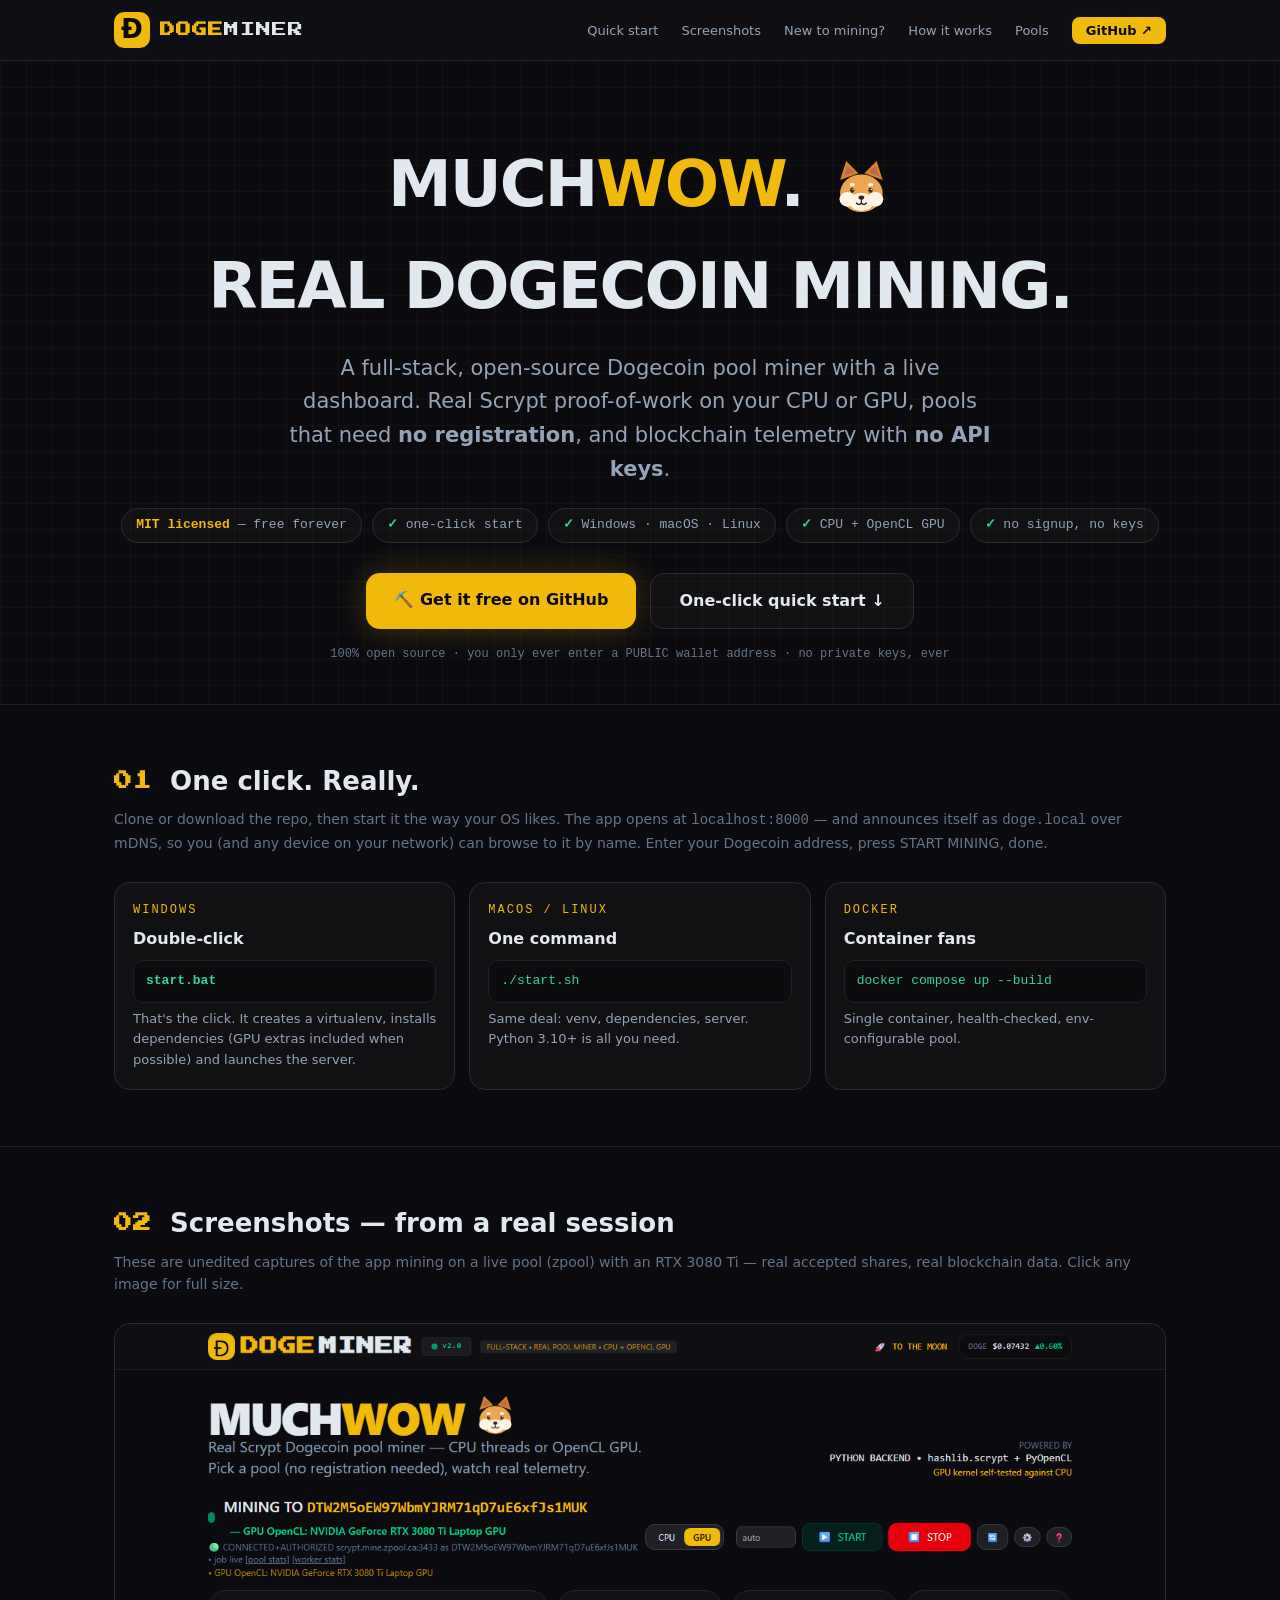
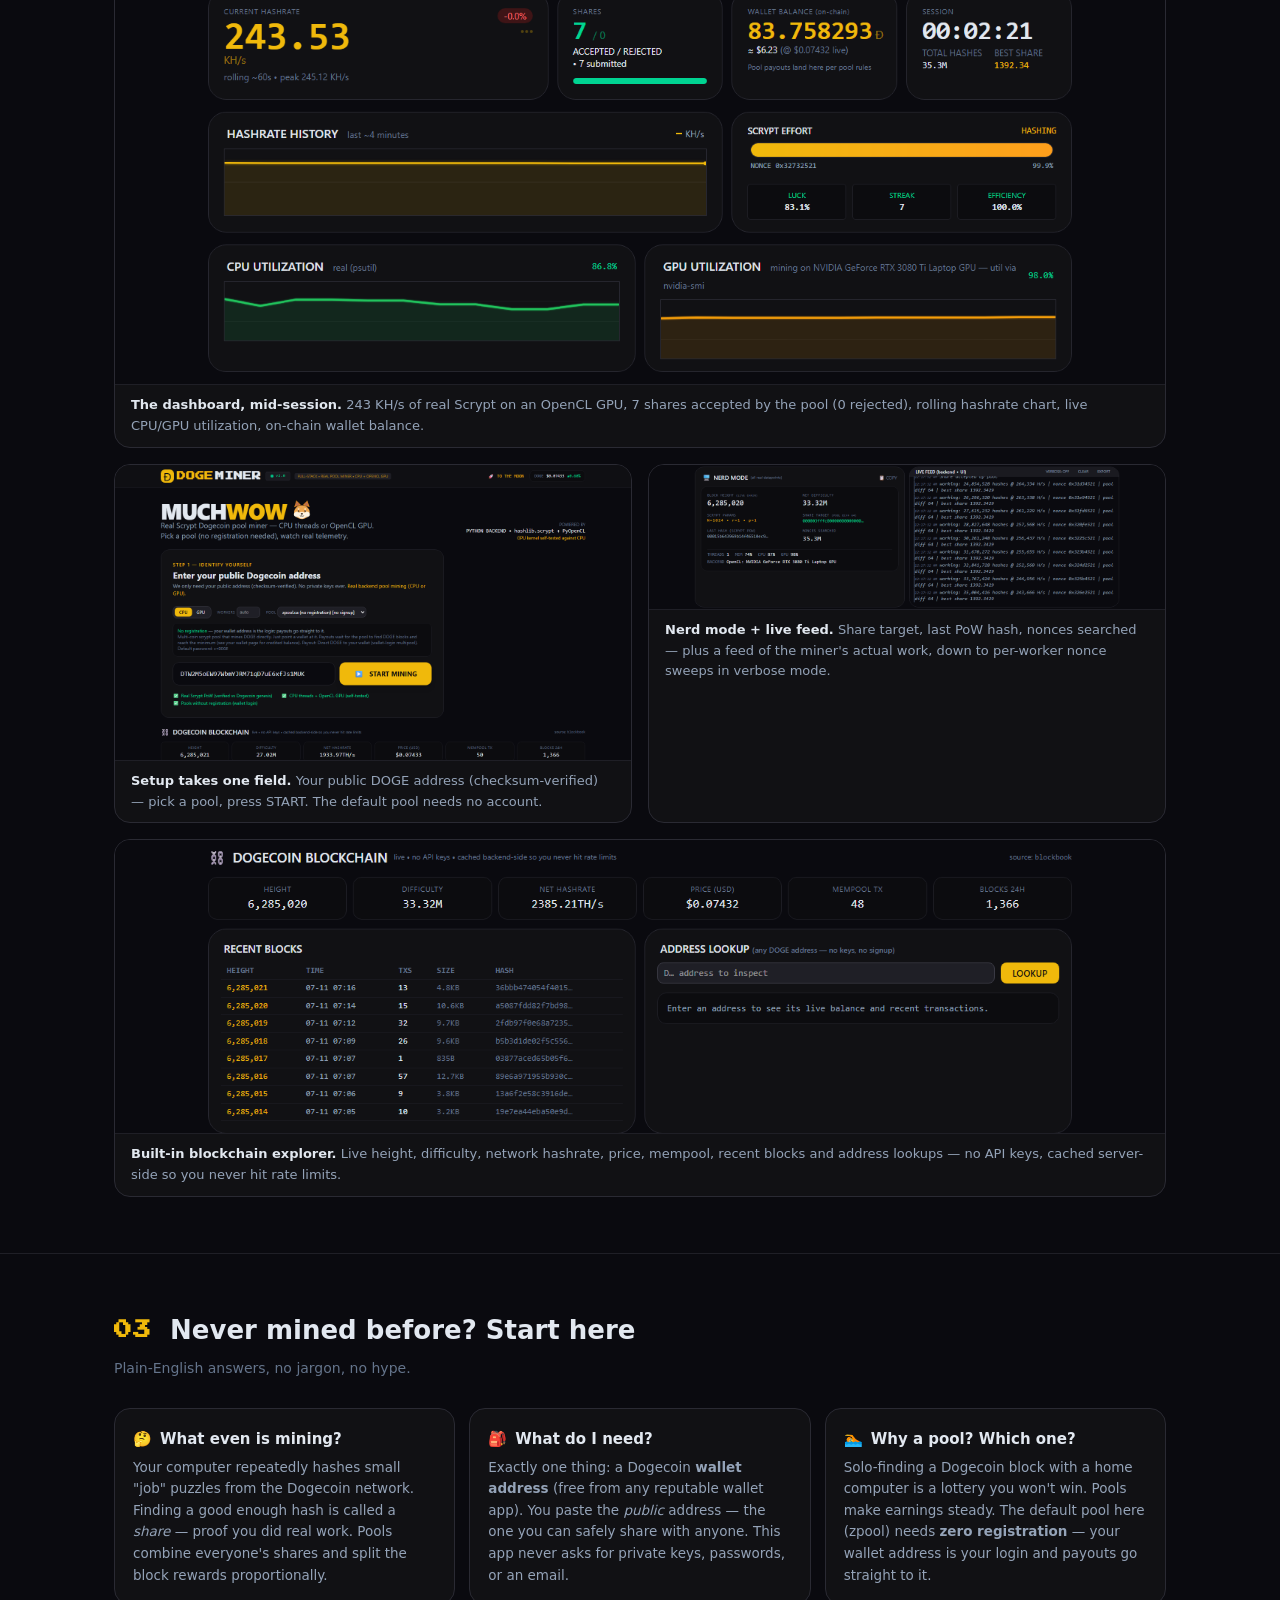
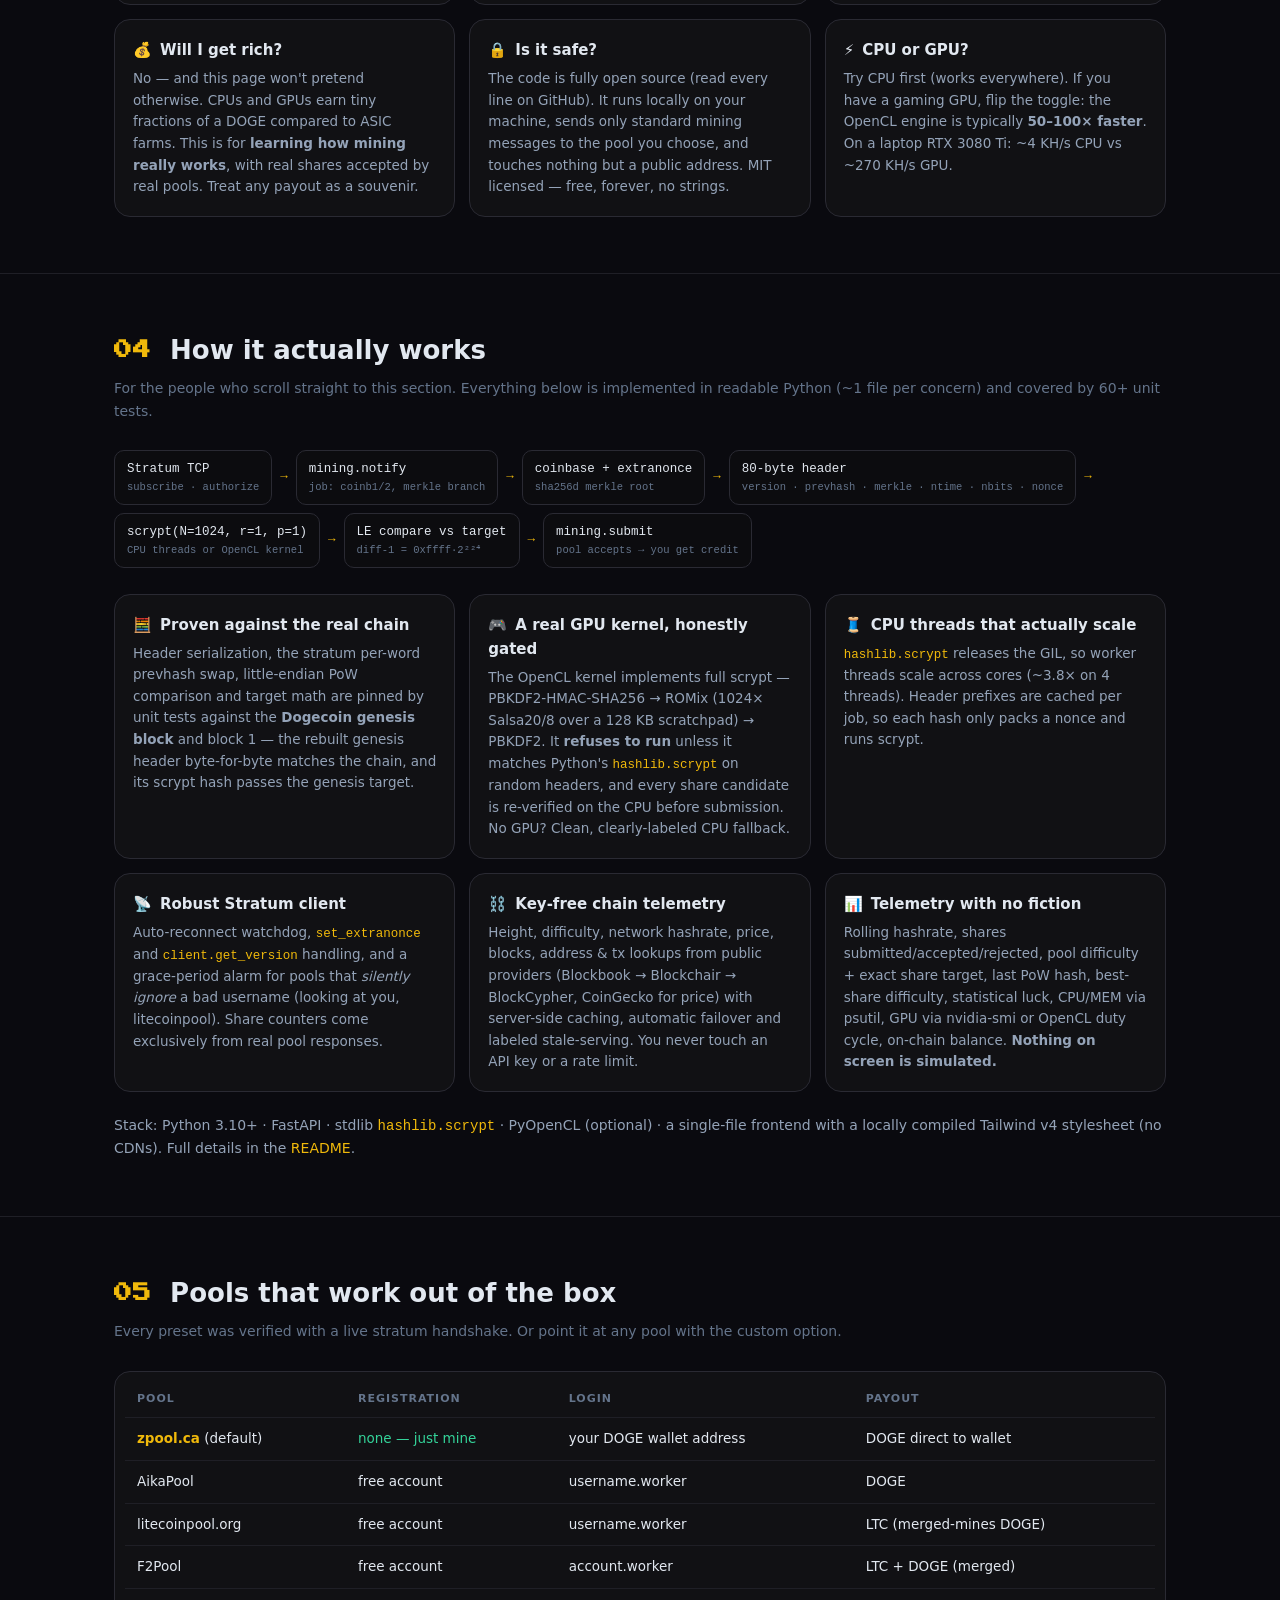
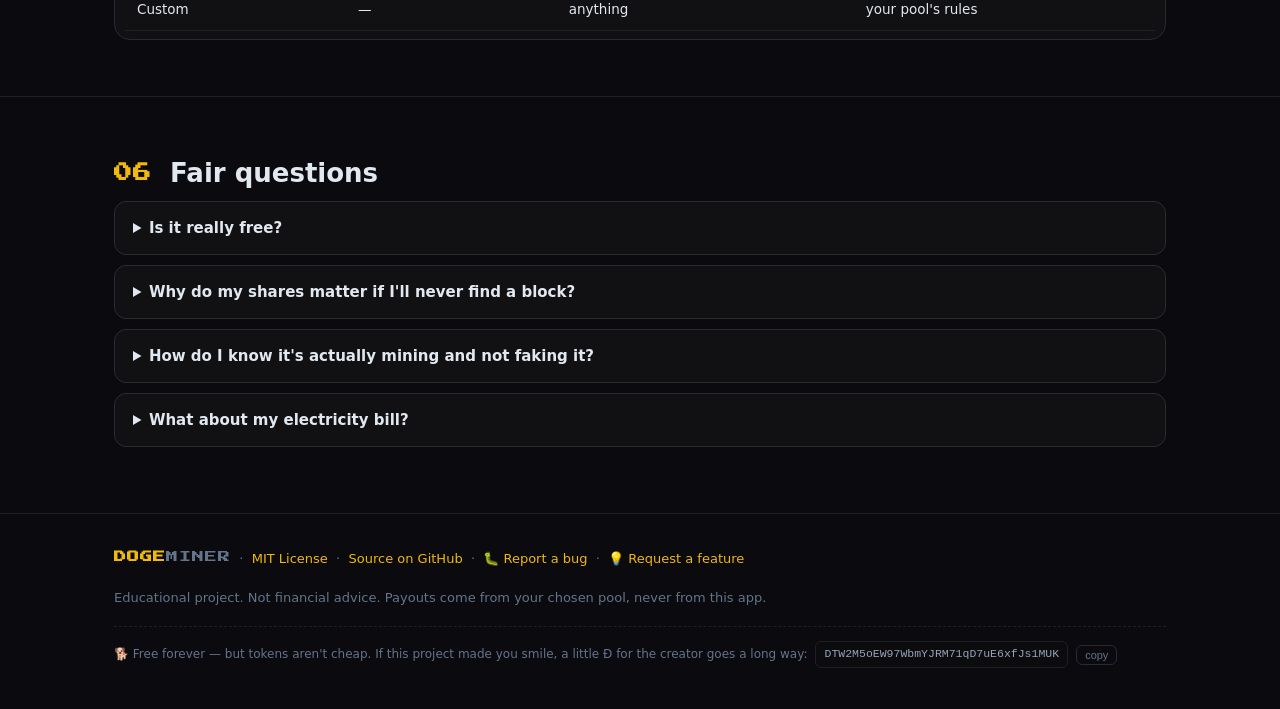
<file: index.html>
<!DOCTYPE html>
<html lang="en">
<head>
<meta charset="UTF-8">
<meta name="viewport" content="width=device-width, initial-scale=1.0">
<title>DOGE MINER — free, open-source Dogecoin pool miner (CPU + GPU)</title>
<meta name="description" content="A free (MIT) full-stack Dogecoin pool miner: real Scrypt on CPU threads or OpenCL GPU, no-registration pools, live blockchain telemetry, one-click start on Windows, macOS and Linux.">
<link rel="canonical" href="https://doge-miner.io/">
<meta name="theme-color" content="#0a0a0f">

<!-- Icons. Relative paths so this works on doge-miner.io and on the
     stevologic.github.io/doge-miner/ project URL alike. -->
<link rel="icon" href="data:image/svg+xml,%3Csvg xmlns='http://www.w3.org/2000/svg' viewBox='0 0 100 100'%3E%3Ccircle cx='50' cy='55' r='40' fill='%23f0b90b'/%3E%3Ctext x='50' y='72' font-size='52' text-anchor='middle' fill='%230a0a0f' font-family='monospace' font-weight='bold'%3E%C3%90%3C/text%3E%3C/svg%3E">
<link rel="icon" type="image/png" sizes="32x32" href="favicon-32.png">
<link rel="alternate icon" href="favicon.ico" sizes="16x16 32x32 48x48">
<!-- iOS home screen: Safari ignores SVG and data: URIs here, it needs a real
     PNG, so this file is what makes the coin show up instead of a screenshot. -->
<link rel="apple-touch-icon" sizes="180x180" href="apple-touch-icon.png">
<!-- Home-screen label only. Deliberately not apple-mobile-web-app-capable: this
     page is mostly outbound links to GitHub, which behave better in Safari. -->
<meta name="apple-mobile-web-app-title" content="Doge Miner">
<link rel="manifest" href="site.webmanifest">

<!-- Link previews (iMessage, Slack, Discord, X, Facebook). og:image has to be
     an absolute URL -- crawlers do not resolve relative ones. -->
<meta property="og:type" content="website">
<meta property="og:site_name" content="DOGE MINER">
<meta property="og:url" content="https://doge-miner.io/">
<meta property="og:title" content="DOGE MINER — free, open-source Dogecoin pool miner (CPU + GPU)">
<meta property="og:description" content="Real Scrypt proof-of-work on your CPU or GPU, pools that need no registration, live blockchain telemetry with no API keys. MIT licensed, one-click start on Windows, macOS and Linux.">
<meta property="og:image" content="https://doge-miner.io/og.png">
<meta property="og:image:type" content="image/png">
<meta property="og:image:width" content="1200">
<meta property="og:image:height" content="630">
<meta property="og:image:alt" content="DOGE MINER — much wow, real Dogecoin mining. Open-source pool miner with a live dashboard.">
<meta name="twitter:card" content="summary_large_image">
<meta name="twitter:title" content="DOGE MINER — free, open-source Dogecoin pool miner (CPU + GPU)">
<meta name="twitter:description" content="Real Scrypt proof-of-work on your CPU or GPU, pools that need no registration, live blockchain telemetry with no API keys. MIT licensed.">
<meta name="twitter:image" content="https://doge-miner.io/og.png">
<meta name="twitter:image:alt" content="DOGE MINER — much wow, real Dogecoin mining. Open-source pool miner with a live dashboard.">
<style>
  @import url('https://fonts.googleapis.com/css2?family=Press+Start+2P&display=swap');
  :root {
    --bg: #0a0a0f; --panel: #111114; --panel2: #0c0c0f; --line: #2a2a33; --line2: #1f1f26;
    --gold: #f0b90b; --orange: #ff9f1c; --text: #e2e8f0; --muted: #94a3b8; --dim: #64748b;
    --green: #34d399; --mono: ui-monospace, SFMono-Regular, Menlo, Consolas, monospace;
  }
  * { margin: 0; padding: 0; box-sizing: border-box; }
  html { scroll-behavior: smooth; }
  body { background: var(--bg); color: var(--text); font-family: system-ui, -apple-system, "Segoe UI", sans-serif; line-height: 1.6; }
  .retro { font-family: "Press Start 2P", var(--mono); letter-spacing: 1px; }
  a { color: var(--gold); text-decoration: none; }
  a:hover { text-decoration: underline; }
  .wrap { max-width: 1100px; margin: 0 auto; padding: 0 24px; }

  /* top bar */
  .topbar { border-bottom: 1px solid var(--line2); background: #0f0f13; position: sticky; top: 0; z-index: 50; }
  .topbar .wrap { display: flex; align-items: center; justify-content: space-between; padding: 12px 24px; gap: 12px; flex-wrap: wrap; }
  .brand { display: flex; align-items: center; gap: 10px; }
  .brand .d { width: 36px; height: 36px; background: var(--gold); border-radius: 10px; display: flex; align-items: center; justify-content: center; color: var(--bg); font-size: 26px; font-weight: 800; }
  .brand .retro { font-size: 15px; }
  .brand .retro b { color: var(--gold); }
  nav a { color: var(--muted); font-size: 13px; margin-left: 18px; white-space: nowrap; }
  nav a:hover { color: var(--gold); text-decoration: none; }
  nav a.gh { color: var(--bg); background: var(--gold); padding: 6px 14px; border-radius: 8px; font-weight: 700; }

  /* hero */
  .hero { padding: 72px 0 40px; text-align: center; position: relative; overflow: hidden; }
  .hero::before { content: ""; position: absolute; inset: 0; background:
    linear-gradient(rgba(240,185,11,0.04) 1px, transparent 1px),
    linear-gradient(90deg, rgba(240,185,11,0.04) 1px, transparent 1px);
    background-size: 26px 26px; pointer-events: none; }
  .hero h1 { font-size: clamp(34px, 7vw, 64px); font-weight: 900; letter-spacing: -2px; }
  .hero h1 .gold { color: var(--gold); }
  .hero .shiba { vertical-align: middle; margin-left: 8px; }
  .hero p.tag { color: var(--muted); font-size: clamp(16px, 2.4vw, 21px); max-width: 720px; margin: 14px auto 0; }
  .badges { display: flex; gap: 10px; justify-content: center; flex-wrap: wrap; margin-top: 22px; }
  .badge { border: 1px solid var(--line); background: var(--panel); border-radius: 999px; padding: 6px 14px; font-size: 13px; color: var(--muted); font-family: var(--mono); }
  .badge b { color: var(--green); }
  .badge.mit b { color: var(--gold); }
  .cta { display: flex; gap: 14px; justify-content: center; flex-wrap: wrap; margin-top: 30px; }
  .btn { display: inline-block; padding: 14px 28px; border-radius: 14px; font-weight: 800; font-size: 16px; }
  .btn.primary { background: var(--gold); color: var(--bg); box-shadow: 0 0 34px rgba(240,185,11,.25); }
  .btn.primary:hover { background: var(--orange); text-decoration: none; }
  .btn.ghost { border: 1px solid var(--line); color: var(--text); background: var(--panel); }
  .btn.ghost:hover { border-color: var(--gold); text-decoration: none; }
  .hero .fine { color: var(--dim); font-size: 12px; margin-top: 16px; font-family: var(--mono); }

  /* sections */
  section { padding: 56px 0; border-top: 1px solid var(--line2); }
  h2 { font-size: 26px; margin-bottom: 6px; }
  h2 .retro { font-size: 18px; color: var(--gold); }
  .sub { color: var(--dim); font-size: 14px; margin-bottom: 28px; }

  /* one-click strip */
  .steps { display: grid; grid-template-columns: repeat(auto-fit, minmax(250px, 1fr)); gap: 14px; }
  .step { background: var(--panel); border: 1px solid var(--line); border-radius: 16px; padding: 18px; }
  .step .n { color: var(--gold); font-family: var(--mono); font-size: 12px; letter-spacing: 2px; }
  .step h3 { font-size: 16px; margin: 6px 0; }
  .step code, .codebox { display: block; background: var(--panel2); border: 1px solid var(--line2); border-radius: 10px; padding: 10px 12px; font-family: var(--mono); font-size: 13px; color: var(--green); margin-top: 8px; overflow-x: auto; white-space: pre; }
  .step p { color: var(--muted); font-size: 13px; margin-top: 6px; }

  /* screenshots */
  .shots { display: grid; grid-template-columns: 1fr 1fr; gap: 16px; }
  .shot { background: var(--panel); border: 1px solid var(--line); border-radius: 16px; overflow: hidden; }
  .shot.wide { grid-column: 1 / -1; }
  .shot img { width: 100%; display: block; }
  .shot figcaption { padding: 10px 16px; font-size: 13px; color: var(--muted); border-top: 1px solid var(--line2); }
  .shot figcaption b { color: var(--text); }
  @media (max-width: 760px) { .shots { grid-template-columns: 1fr; } }

  /* features grid */
  .grid { display: grid; grid-template-columns: repeat(auto-fit, minmax(280px, 1fr)); gap: 14px; }
  .card { background: var(--panel); border: 1px solid var(--line); border-radius: 16px; padding: 18px; }
  .card h3 { font-size: 15px; margin-bottom: 6px; }
  .card h3 .e { margin-right: 8px; }
  .card p { color: var(--muted); font-size: 13.5px; }
  .card code { font-family: var(--mono); color: var(--gold); font-size: 12.5px; }

  /* pipeline */
  .pipe { display: flex; flex-wrap: wrap; gap: 8px; align-items: center; font-family: var(--mono); font-size: 12.5px; margin: 18px 0 26px; }
  .pipe .box { background: var(--panel2); border: 1px solid var(--line); border-radius: 10px; padding: 8px 12px; color: var(--text); }
  .pipe .box small { display: block; color: var(--dim); font-size: 10.5px; }
  .pipe .arr { color: var(--gold); font-weight: 700; }

  /* tables */
  table { width: 100%; border-collapse: collapse; font-size: 13.5px; }
  th, td { text-align: left; padding: 10px 12px; border-bottom: 1px solid var(--line2); }
  th { color: var(--dim); font-size: 11px; text-transform: uppercase; letter-spacing: 1px; }
  td b { color: var(--gold); }
  .tick { color: var(--green); }
  .tablebox { background: var(--panel); border: 1px solid var(--line); border-radius: 16px; padding: 8px 10px; overflow-x: auto; }

  /* faq */
  details { background: var(--panel); border: 1px solid var(--line); border-radius: 12px; padding: 14px 18px; margin-bottom: 10px; }
  summary { cursor: pointer; font-weight: 700; font-size: 15px; }
  details p { color: var(--muted); font-size: 14px; margin-top: 10px; }

  /* footer */
  footer { border-top: 1px solid var(--line2); padding: 34px 0 44px; color: var(--dim); font-size: 13px; }
  footer .row { display: flex; justify-content: space-between; gap: 18px; flex-wrap: wrap; align-items: center; }
  .donate { margin-top: 18px; padding-top: 14px; border-top: 1px dashed var(--line2); font-size: 12px; color: var(--dim); display: flex; align-items: center; gap: 8px; flex-wrap: wrap; }
  .donate code { font-family: var(--mono); background: var(--panel2); border: 1px solid var(--line2); padding: 3px 8px; border-radius: 6px; color: var(--muted); font-size: 11.5px; word-break: break-all; }
  .donate button { background: none; border: 1px solid var(--line); color: var(--dim); border-radius: 6px; padding: 3px 8px; font-size: 11px; cursor: pointer; }
  .donate button:hover { color: var(--gold); border-color: var(--gold); }
</style>
</head>
<body>

<div class="topbar">
  <div class="wrap">
    <div class="brand">
      <div class="d">Ð</div>
      <span class="retro"><b>DOGE</b>MINER</span>
    </div>
    <nav>
      <a href="#start">Quick start</a>
      <a href="#shots">Screenshots</a>
      <a href="#newbies">New to mining?</a>
      <a href="#tech">How it works</a>
      <a href="#pools">Pools</a>
      <a class="gh" href="https://github.com/stevologic/doge-miner">GitHub ↗</a>
    </nav>
  </div>
</div>

<header class="hero">
  <div class="wrap">
    <h1>MUCH<span class="gold">WOW</span>.
      <svg class="shiba" width="0.95em" height="0.95em" viewBox="0 0 100 100" xmlns="http://www.w3.org/2000/svg">
        <polygon points="15,36 25,5 45,25" fill="#d98324"/><polygon points="85,36 75,5 55,25" fill="#d98324"/>
        <polygon points="21,30 27,13 38,23" fill="#b96a55"/><polygon points="79,30 73,13 62,23" fill="#b96a55"/>
        <ellipse cx="50" cy="58" rx="35" ry="31" fill="#eda64f"/>
        <ellipse cx="27" cy="68" rx="13" ry="12" fill="#fdf4e3"/><ellipse cx="73" cy="68" rx="13" ry="12" fill="#fdf4e3"/>
        <ellipse cx="50" cy="72" rx="20" ry="15" fill="#fdf4e3"/>
        <ellipse cx="35" cy="44" rx="4.5" ry="3" fill="#fdf4e3"/><ellipse cx="65" cy="44" rx="4.5" ry="3" fill="#fdf4e3"/>
        <ellipse cx="35" cy="53" rx="3.4" ry="4.4" fill="#3b2b1d"/><ellipse cx="65" cy="53" rx="3.4" ry="4.4" fill="#3b2b1d"/>
        <circle cx="36.2" cy="51.4" r="1.2" fill="#fff"/><circle cx="66.2" cy="51.4" r="1.2" fill="#fff"/>
        <ellipse cx="50" cy="65" rx="4.6" ry="3.4" fill="#33251a"/>
        <path d="M50 68 L50 73" stroke="#33251a" stroke-width="2" stroke-linecap="round"/>
        <path d="M42 74 Q46 79 50 74 Q54 79 58 74" stroke="#33251a" stroke-width="2.4" fill="none" stroke-linecap="round"/>
      </svg>
      <br>REAL DOGECOIN MINING.</h1>
    <p class="tag">A full-stack, open-source Dogecoin pool miner with a live dashboard.
       Real Scrypt proof-of-work on your CPU or GPU, pools that need <b>no registration</b>,
       and blockchain telemetry with <b>no API keys</b>.</p>
    <div class="badges">
      <span class="badge mit"><b>MIT licensed</b> — free forever</span>
      <span class="badge"><b>✓</b> one-click start</span>
      <span class="badge"><b>✓</b> Windows · macOS · Linux</span>
      <span class="badge"><b>✓</b> CPU + OpenCL GPU</span>
      <span class="badge"><b>✓</b> no signup, no keys</span>
    </div>
    <div class="cta">
      <a class="btn primary" href="https://github.com/stevologic/doge-miner">⛏️ Get it free on GitHub</a>
      <a class="btn ghost" href="#start">One-click quick start ↓</a>
    </div>
    <div class="fine">100% open source · you only ever enter a PUBLIC wallet address · no private keys, ever</div>
  </div>
</header>

<section id="start">
  <div class="wrap">
    <h2><span class="retro">01</span> &nbsp;One click. Really.</h2>
    <p class="sub">Clone or download the repo, then start it the way your OS likes. The app opens at <code>localhost:8000</code> — and announces itself as <code>doge.local</code> over mDNS, so you (and any device on your network) can browse to it by name. Enter your Dogecoin address, press START MINING, done.</p>
    <div class="steps">
      <div class="step">
        <div class="n">WINDOWS</div>
        <h3>Double-click <code>start.bat</code></h3>
        <p>That's the click. It creates a virtualenv, installs dependencies (GPU extras included when possible) and launches the server.</p>
      </div>
      <div class="step">
        <div class="n">MACOS / LINUX</div>
        <h3>One command</h3>
        <code>./start.sh</code>
        <p>Same deal: venv, dependencies, server. Python 3.10+ is all you need.</p>
      </div>
      <div class="step">
        <div class="n">DOCKER</div>
        <h3>Container fans</h3>
        <code>docker compose up --build</code>
        <p>Single container, health-checked, env-configurable pool.</p>
      </div>
    </div>
  </div>
</section>

<section id="shots">
  <div class="wrap">
    <h2><span class="retro">02</span> &nbsp;Screenshots — from a real session</h2>
    <p class="sub">These are unedited captures of the app mining on a live pool (zpool) with an RTX 3080 Ti — real accepted shares, real blockchain data. Click any image for full size.</p>
    <div class="shots">
      <figure class="shot wide">
        <a href="img/dashboard.png"><img src="img/dashboard.png" alt="DOGE MINER dashboard mining live: 243 KH/s on GPU, 7 shares accepted, live charts" loading="lazy"></a>
        <figcaption><b>The dashboard, mid-session.</b> 243 KH/s of real Scrypt on an OpenCL GPU, 7 shares accepted by the pool (0 rejected), rolling hashrate chart, live CPU/GPU utilization, on-chain wallet balance.</figcaption>
      </figure>
      <figure class="shot">
        <a href="img/landing.png"><img src="img/landing.png" alt="Setup screen: enter a Dogecoin address, pick a pool, press START MINING" loading="lazy"></a>
        <figcaption><b>Setup takes one field.</b> Your public DOGE address (checksum-verified) — pick a pool, press START. The default pool needs no account.</figcaption>
      </figure>
      <figure class="shot">
        <a href="img/telemetry.png"><img src="img/telemetry.png" alt="Nerd mode and live feed: share target, last scrypt hash, per-worker sweeps" loading="lazy"></a>
        <figcaption><b>Nerd mode + live feed.</b> Share target, last PoW hash, nonces searched — plus a feed of the miner's actual work, down to per-worker nonce sweeps in verbose mode.</figcaption>
      </figure>
      <figure class="shot wide">
        <a href="img/explorer.png"><img src="img/explorer.png" alt="Built-in Dogecoin blockchain explorer: height, difficulty, network hashrate, recent blocks, address lookup" loading="lazy"></a>
        <figcaption><b>Built-in blockchain explorer.</b> Live height, difficulty, network hashrate, price, mempool, recent blocks and address lookups — no API keys, cached server-side so you never hit rate limits.</figcaption>
      </figure>
    </div>
  </div>
</section>

<section id="newbies">
  <div class="wrap">
    <h2><span class="retro">03</span> &nbsp;Never mined before? Start here</h2>
    <p class="sub">Plain-English answers, no jargon, no hype.</p>
    <div class="grid">
      <div class="card"><h3><span class="e">🤔</span>What even is mining?</h3>
        <p>Your computer repeatedly hashes small "job" puzzles from the Dogecoin network. Finding a good enough hash is called a <i>share</i> — proof you did real work. Pools combine everyone's shares and split the block rewards proportionally.</p></div>
      <div class="card"><h3><span class="e">🎒</span>What do I need?</h3>
        <p>Exactly one thing: a Dogecoin <b>wallet address</b> (free from any reputable wallet app). You paste the <i>public</i> address — the one you can safely share with anyone. This app never asks for private keys, passwords, or an email.</p></div>
      <div class="card"><h3><span class="e">🏊</span>Why a pool? Which one?</h3>
        <p>Solo-finding a Dogecoin block with a home computer is a lottery you won't win. Pools make earnings steady. The default pool here (zpool) needs <b>zero registration</b> — your wallet address is your login and payouts go straight to it.</p></div>
      <div class="card"><h3><span class="e">💰</span>Will I get rich?</h3>
        <p>No — and this page won't pretend otherwise. CPUs and GPUs earn tiny fractions of a DOGE compared to ASIC farms. This is for <b>learning how mining really works</b>, with real shares accepted by real pools. Treat any payout as a souvenir.</p></div>
      <div class="card"><h3><span class="e">🔒</span>Is it safe?</h3>
        <p>The code is fully open source (read every line on GitHub). It runs locally on your machine, sends only standard mining messages to the pool you choose, and touches nothing but a public address. MIT licensed — free, forever, no strings.</p></div>
      <div class="card"><h3><span class="e">⚡</span>CPU or GPU?</h3>
        <p>Try CPU first (works everywhere). If you have a gaming GPU, flip the toggle: the OpenCL engine is typically <b>50–100× faster</b>. On a laptop RTX 3080 Ti: ~4 KH/s CPU vs ~270 KH/s GPU.</p></div>
    </div>
  </div>
</section>

<section id="tech">
  <div class="wrap">
    <h2><span class="retro">04</span> &nbsp;How it actually works</h2>
    <p class="sub">For the people who scroll straight to this section. Everything below is implemented in readable Python (~1 file per concern) and covered by 60+ unit tests.</p>

    <div class="pipe">
      <span class="box">Stratum TCP<small>subscribe · authorize</small></span><span class="arr">→</span>
      <span class="box">mining.notify<small>job: coinb1/2, merkle branch</small></span><span class="arr">→</span>
      <span class="box">coinbase + extranonce<small>sha256d merkle root</small></span><span class="arr">→</span>
      <span class="box">80-byte header<small>version · prevhash · merkle · ntime · nbits · nonce</small></span><span class="arr">→</span>
      <span class="box">scrypt(N=1024, r=1, p=1)<small>CPU threads or OpenCL kernel</small></span><span class="arr">→</span>
      <span class="box">LE compare vs target<small>diff-1 = 0xffff·2²²⁴</small></span><span class="arr">→</span>
      <span class="box">mining.submit<small>pool accepts → you get credit</small></span>
    </div>

    <div class="grid">
      <div class="card"><h3><span class="e">🧮</span>Proven against the real chain</h3>
        <p>Header serialization, the stratum per-word prevhash swap, little-endian PoW comparison and target math are pinned by unit tests against the <b>Dogecoin genesis block</b> and block 1 — the rebuilt genesis header byte-for-byte matches the chain, and its scrypt hash passes the genesis target.</p></div>
      <div class="card"><h3><span class="e">🎮</span>A real GPU kernel, honestly gated</h3>
        <p>The OpenCL kernel implements full scrypt — PBKDF2-HMAC-SHA256 → ROMix (1024× Salsa20/8 over a 128&nbsp;KB scratchpad) → PBKDF2. It <b>refuses to run</b> unless it matches Python's <code>hashlib.scrypt</code> on random headers, and every share candidate is re-verified on the CPU before submission. No GPU? Clean, clearly-labeled CPU fallback.</p></div>
      <div class="card"><h3><span class="e">🧵</span>CPU threads that actually scale</h3>
        <p><code>hashlib.scrypt</code> releases the GIL, so worker threads scale across cores (~3.8× on 4 threads). Header prefixes are cached per job, so each hash only packs a nonce and runs scrypt.</p></div>
      <div class="card"><h3><span class="e">📡</span>Robust Stratum client</h3>
        <p>Auto-reconnect watchdog, <code>set_extranonce</code> and <code>client.get_version</code> handling, and a grace-period alarm for pools that <i>silently ignore</i> a bad username (looking at you, litecoinpool). Share counters come exclusively from real pool responses.</p></div>
      <div class="card"><h3><span class="e">⛓️</span>Key-free chain telemetry</h3>
        <p>Height, difficulty, network hashrate, price, blocks, address & tx lookups from public providers (Blockbook → Blockchair → BlockCypher, CoinGecko for price) with server-side caching, automatic failover and labeled stale-serving. You never touch an API key or a rate limit.</p></div>
      <div class="card"><h3><span class="e">📊</span>Telemetry with no fiction</h3>
        <p>Rolling hashrate, shares submitted/accepted/rejected, pool difficulty + exact share target, last PoW hash, best-share difficulty, statistical luck, CPU/MEM via psutil, GPU via nvidia-smi or OpenCL duty cycle, on-chain balance. <b>Nothing on screen is simulated.</b></p></div>
    </div>

    <p style="margin-top:22px; color:var(--muted); font-size:14px">Stack: Python 3.10+ · FastAPI · stdlib <code style="font-family:var(--mono); color:var(--gold)">hashlib.scrypt</code> · PyOpenCL (optional) · a single-file frontend with a locally compiled Tailwind v4 stylesheet (no CDNs). Full details in the <a href="https://github.com/stevologic/doge-miner#readme">README</a>.</p>
  </div>
</section>

<section id="pools">
  <div class="wrap">
    <h2><span class="retro">05</span> &nbsp;Pools that work out of the box</h2>
    <p class="sub">Every preset was verified with a live stratum handshake. Or point it at any pool with the custom option.</p>
    <div class="tablebox">
      <table>
        <tr><th>Pool</th><th>Registration</th><th>Login</th><th>Payout</th></tr>
        <tr><td><b>zpool.ca</b> (default)</td><td class="tick">none — just mine</td><td>your DOGE wallet address</td><td>DOGE direct to wallet</td></tr>
        <tr><td>AikaPool</td><td>free account</td><td>username.worker</td><td>DOGE</td></tr>
        <tr><td>litecoinpool.org</td><td>free account</td><td>username.worker</td><td>LTC (merged-mines DOGE)</td></tr>
        <tr><td>F2Pool</td><td>free account</td><td>account.worker</td><td>LTC + DOGE (merged)</td></tr>
        <tr><td>Custom</td><td>—</td><td>anything</td><td>your pool's rules</td></tr>
      </table>
    </div>
  </div>
</section>

<section>
  <div class="wrap">
    <h2><span class="retro">06</span> &nbsp;Fair questions</h2>
    <details><summary>Is it really free?</summary>
      <p>Yes. MIT license — use it, fork it, learn from it, ship it in your own project. No trials, no telemetry-to-us, no "pro" tier. The mining pool you choose takes its own small fee (typically 0.5–1%), which goes to the pool, not to this project.</p></details>
    <details><summary>Why do my shares matter if I'll never find a block?</summary>
      <p>Pools pay for <i>shares</i>, not blocks. Every accepted share is proof of work at the pool's difficulty, and the pool splits its block rewards across all shares. Small hashrate = small (but real) slice.</p></details>
    <details><summary>How do I know it's actually mining and not faking it?</summary>
      <p>Three ways: (1) the live feed shows the raw stratum wire traffic and per-worker nonce sweeps in verbose mode, (2) your pool's own stats page (linked in the header) shows shares credited to your address by the pool itself, (3) the PoW math is unit-tested against the Dogecoin genesis block — run the tests yourself.</p></details>
    <details><summary>What about my electricity bill?</summary>
      <p>A mining GPU draws serious power. For learning, run it for minutes, not months — the dashboard is just as instructive either way. This is an educational tool, not an investment.</p></details>
  </div>
</section>

<footer>
  <div class="wrap">
    <div class="row">
      <div>
        <span class="retro" style="font-size:12px"><b style="color:var(--gold)">DOGE</b>MINER</span>
        &nbsp;·&nbsp; <a href="https://github.com/stevologic/doge-miner/blob/main/LICENSE">MIT License</a>
        &nbsp;·&nbsp; <a href="https://github.com/stevologic/doge-miner">Source on GitHub</a>
        &nbsp;·&nbsp; <a href="https://github.com/stevologic/doge-miner/issues/new?labels=bug&title=%5Bbug%5D%20">🐛 Report a bug</a>
        &nbsp;·&nbsp; <a href="https://github.com/stevologic/doge-miner/issues/new?labels=enhancement&title=%5Bfeature%5D%20">💡 Request a feature</a>
      </div>
      <div>Educational project. Not financial advice. Payouts come from your chosen pool, never from this app.</div>
    </div>
    <div class="donate">
      <span>🐕 Free forever — but tokens aren't cheap. If this project made you smile, a little Ð for the creator goes a long way:</span>
      <code id="donate-addr">DTW2M5oEW97WbmYJRM71qD7uE6xfJs1MUK</code>
      <button onclick="navigator.clipboard.writeText('DTW2M5oEW97WbmYJRM71qD7uE6xfJs1MUK').then(()=>{this.textContent='copied ✓';setTimeout(()=>this.textContent='copy',1600)})">copy</button>
    </div>
  </div>
</footer>

</body>
</html>
</file>
